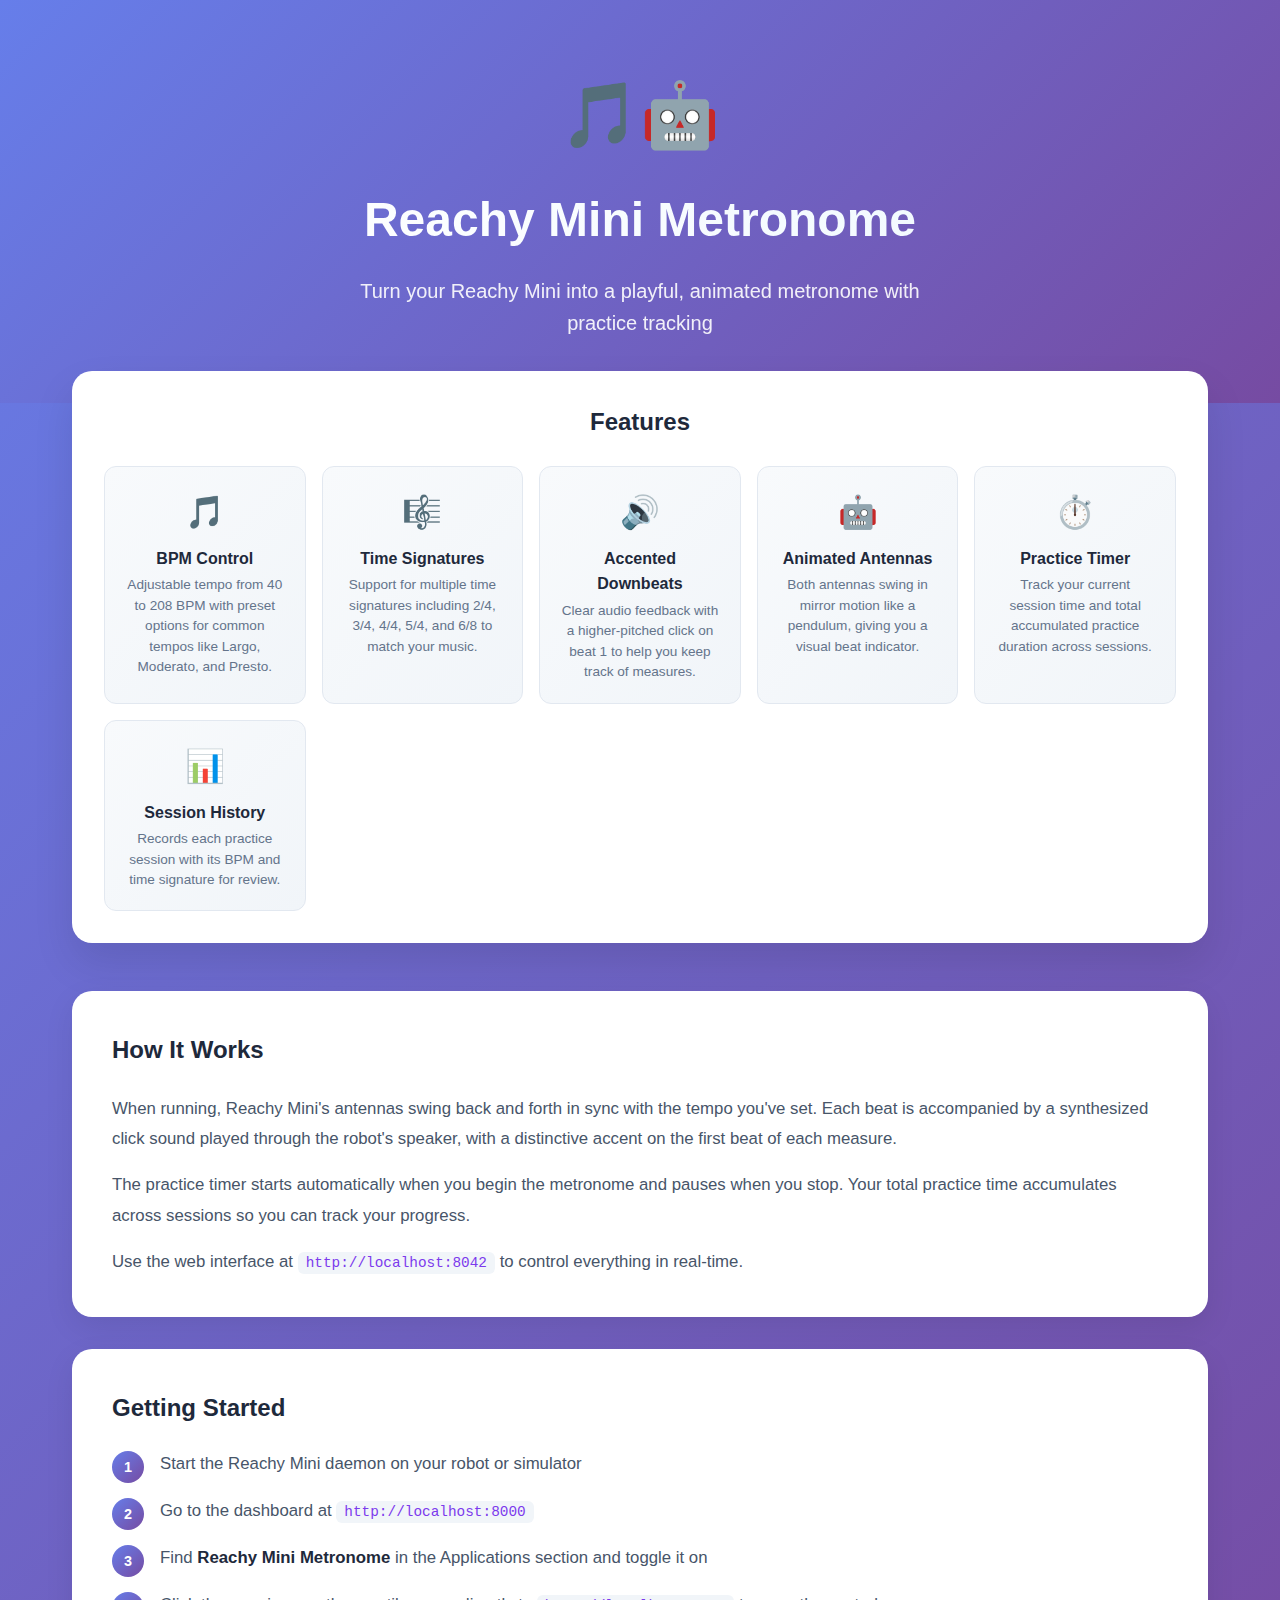
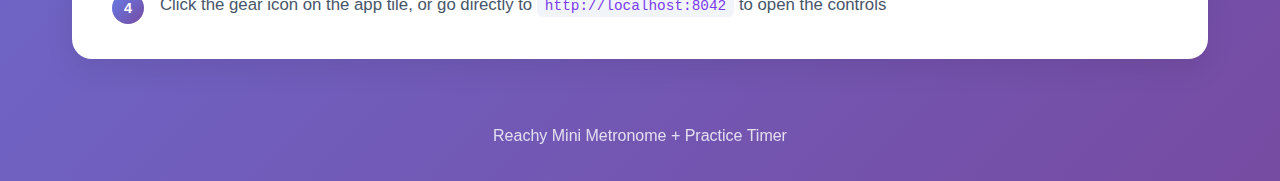
<file: index.html>
<!doctype html>
<html>
<head>
    <meta charset="utf-8" />
    <meta name="viewport" content="width=device-width" />
    <title>Reachy Mini Metronome</title>
    <meta name="description" content="A visual and audible metronome for Reachy Mini with practice time tracking." />
    <link rel="stylesheet" href="style.css" />
</head>
<body>
    <div class="hero">
        <div class="hero-content">
            <div class="app-icon">🎵🤖</div>
            <h1>Reachy Mini Metronome</h1>
            <p class="tagline">Turn your Reachy Mini into a playful, animated metronome with practice tracking</p>
        </div>
    </div>
    <div class="container">
        <div class="main-card">
            <div class="features-section">
                <h2>Features</h2>
                <div class="feature-grid">
                    <div class="feature-item">
                        <div class="feature-icon">🎵</div>
                        <h3>BPM Control</h3>
                        <p>Adjustable tempo from 40 to 208 BPM with preset options for common tempos like Largo, Moderato, and Presto.</p>
                    </div>
                    <div class="feature-item">
                        <div class="feature-icon">🎼</div>
                        <h3>Time Signatures</h3>
                        <p>Support for multiple time signatures including 2/4, 3/4, 4/4, 5/4, and 6/8 to match your music.</p>
                    </div>
                    <div class="feature-item">
                        <div class="feature-icon">🔊</div>
                        <h3>Accented Downbeats</h3>
                        <p>Clear audio feedback with a higher-pitched click on beat 1 to help you keep track of measures.</p>
                    </div>
                    <div class="feature-item">
                        <div class="feature-icon">🤖</div>
                        <h3>Animated Antennas</h3>
                        <p>Both antennas swing in mirror motion like a pendulum, giving you a visual beat indicator.</p>
                    </div>
                    <div class="feature-item">
                        <div class="feature-icon">⏱️</div>
                        <h3>Practice Timer</h3>
                        <p>Track your current session time and total accumulated practice duration across sessions.</p>
                    </div>
                    <div class="feature-item">
                        <div class="feature-icon">📊</div>
                        <h3>Session History</h3>
                        <p>Records each practice session with its BPM and time signature for review.</p>
                    </div>
                </div>
            </div>
        </div>

        <div class="info-card">
            <h2>How It Works</h2>
            <p>When running, Reachy Mini's antennas swing back and forth in sync with the tempo you've set. Each beat is accompanied by a synthesized click sound played through the robot's speaker, with a distinctive accent on the first beat of each measure.</p>
            <p>The practice timer starts automatically when you begin the metronome and pauses when you stop. Your total practice time accumulates across sessions so you can track your progress.</p>
            <p>Use the web interface at <code>http://localhost:8042</code> to control everything in real-time.</p>
        </div>

        <div class="info-card">
            <h2>Getting Started</h2>
            <ol class="steps-list">
                <li>Start the Reachy Mini daemon on your robot or simulator</li>
                <li>Go to the dashboard at <code>http://localhost:8000</code></li>
                <li>Find <strong>Reachy Mini Metronome</strong> in the Applications section and toggle it on</li>
                <li>Click the gear icon on the app tile, or go directly to <code>http://localhost:8042</code> to open the controls</li>
            </ol>
        </div>
    </div>

    <div class="footer">
        <p>Reachy Mini Metronome + Practice Timer</p>
    </div>
</body>
</html>
</file>
<file: style.css>
* {
    margin: 0;
    padding: 0;
    box-sizing: border-box;
}

body {
    font-family: -apple-system, BlinkMacSystemFont, "Segoe UI", Roboto, "Helvetica Neue", Arial, sans-serif;
    line-height: 1.6;
    color: #333;
    background: linear-gradient(135deg, #667eea 0%, #764ba2 100%);
    min-height: 100vh;
}

.hero {
    background: linear-gradient(135deg, #667eea 0%, #764ba2 100%);
    color: white;
    padding: 4rem 2rem;
    text-align: center;
}

.hero-content {
    max-width: 800px;
    margin: 0 auto;
}

.app-icon {
    font-size: 4rem;
    margin-bottom: 1rem;
    display: inline-block;
}

.hero h1 {
    font-size: 3rem;
    font-weight: 700;
    margin-bottom: 1rem;
    background: linear-gradient(45deg, #fff, #f0f9ff);
    background-clip: text;
    -webkit-background-clip: text;
    -webkit-text-fill-color: transparent;
}

.tagline {
    font-size: 1.25rem;
    opacity: 0.9;
    max-width: 600px;
    margin: 0 auto;
}

.container {
    max-width: 1200px;
    margin: 0 auto;
    padding: 0 2rem;
    position: relative;
    z-index: 2;
}

.main-card {
    background: white;
    border-radius: 20px;
    box-shadow: 0 20px 40px rgba(0, 0, 0, 0.1);
    margin-top: -2rem;
    overflow: hidden;
    margin-bottom: 3rem;
}

.features-section {
    padding: 2rem;
}

.features-section h2 {
    font-size: 1.5rem;
    color: #1e293b;
    margin-bottom: 1.5rem;
    text-align: center;
}

.feature-grid {
    display: grid;
    grid-template-columns: repeat(auto-fit, minmax(200px, 1fr));
    gap: 1rem;
}

.feature-item {
    background: linear-gradient(135deg, #f8fafc, #f1f5f9);
    border-radius: 12px;
    padding: 1.25rem;
    text-align: center;
    transition: transform 0.3s ease, box-shadow 0.3s ease;
    border: 1px solid #e2e8f0;
}

.feature-item:hover {
    transform: translateY(-5px);
    box-shadow: 0 10px 30px rgba(102, 126, 234, 0.15);
}

.feature-icon {
    font-size: 2rem;
    margin-bottom: 0.5rem;
    display: block;
}

.feature-item h3 {
    color: #1e293b;
    font-size: 1rem;
    margin-bottom: 0.25rem;
}

.feature-item p {
    color: #64748b;
    font-size: 0.85rem;
    line-height: 1.5;
}

.info-card {
    background: white;
    border-radius: 20px;
    box-shadow: 0 10px 30px rgba(0, 0, 0, 0.08);
    padding: 2.5rem;
    margin-bottom: 2rem;
}

.info-card h2 {
    font-size: 1.5rem;
    color: #1e293b;
    margin-bottom: 1.5rem;
}

.info-card p {
    color: #475569;
    font-size: 1.05rem;
    line-height: 1.8;
    margin-bottom: 1rem;
}

.info-card p:last-child {
    margin-bottom: 0;
}

.info-card code {
    background: #f1f5f9;
    color: #7c3aed;
    padding: 0.2rem 0.5rem;
    border-radius: 6px;
    font-family: 'SF Mono', 'Monaco', 'Inconsolata', 'Roboto Mono', monospace;
    font-size: 0.9rem;
}

.steps-list {
    counter-reset: step-counter;
    list-style: none;
    padding: 0;
}

.steps-list li {
    position: relative;
    padding-left: 3rem;
    margin-bottom: 1.25rem;
    color: #475569;
    font-size: 1.05rem;
    line-height: 1.6;
}

.steps-list li:last-child {
    margin-bottom: 0;
}

.steps-list li::before {
    counter-increment: step-counter;
    content: counter(step-counter);
    position: absolute;
    left: 0;
    top: 0;
    width: 2rem;
    height: 2rem;
    background: linear-gradient(135deg, #667eea, #764ba2);
    color: white;
    border-radius: 50%;
    display: flex;
    align-items: center;
    justify-content: center;
    font-weight: 700;
    font-size: 0.9rem;
}

.steps-list li strong {
    color: #1e293b;
}

.footer {
    text-align: center;
    padding: 2rem;
    color: white;
    opacity: 0.8;
}

@media (max-width: 768px) {
    .hero {
        padding: 2rem 1rem;
    }
    .hero h1 {
        font-size: 2rem;
    }
    .container {
        padding: 0 1rem;
    }
    .feature-grid {
        grid-template-columns: 1fr;
    }
}
</file>
